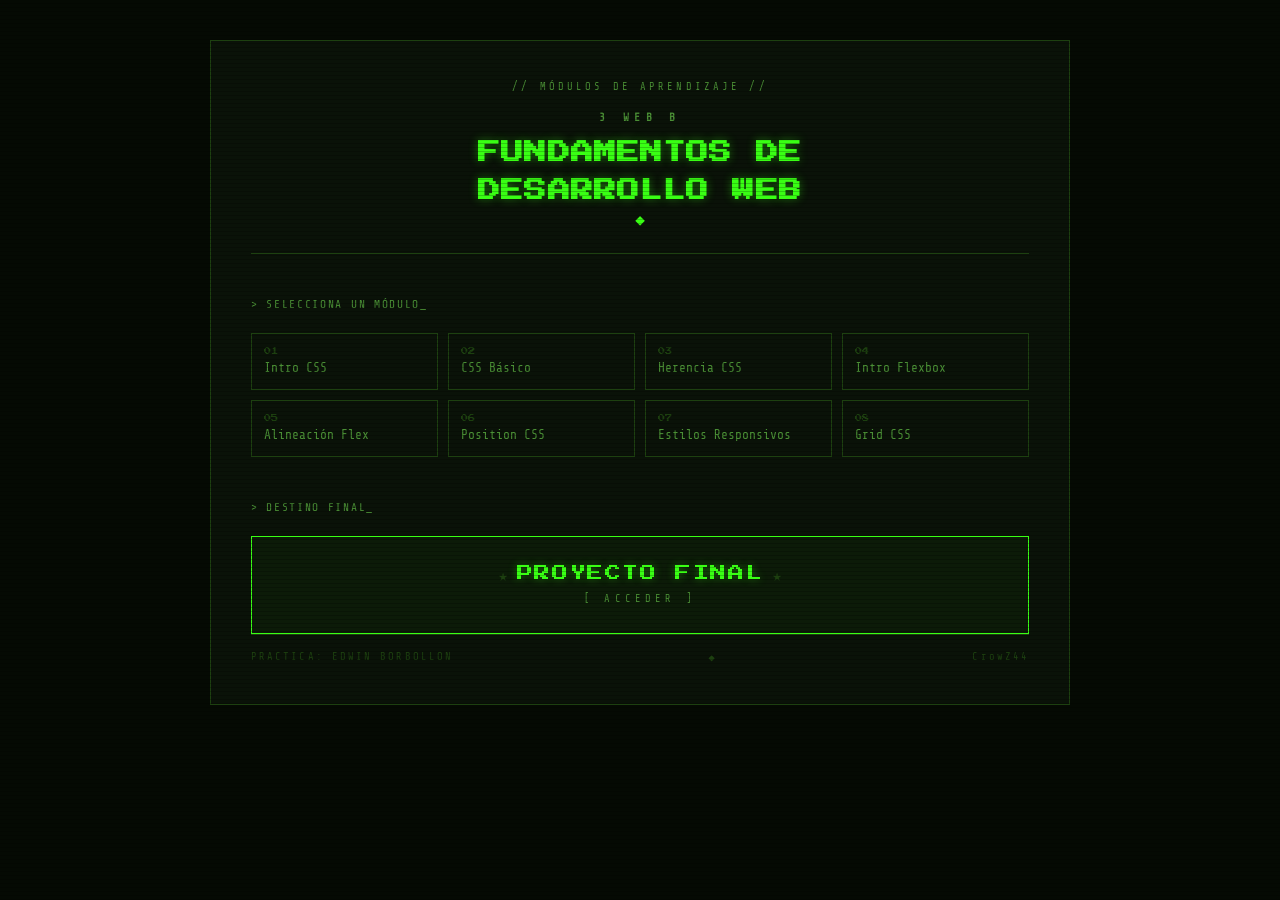
<file: index.html>
<!DOCTYPE html>
<html lang="en">

<head>
    <meta charset="UTF-8">
    <meta name="viewport" content="width=device-width, initial-scale=1.0">
    <title>Pagina Inicio</title>
    <link rel="stylesheet" href="styles.css">
    <link rel="preconnect" href="https://fonts.googleapis.com">
    <link rel="preconnect" href="https://fonts.gstatic.com" crossorigin>
    <link href="https://fonts.googleapis.com/css2?family=Share+Tech+Mono&family=Press+Start+2P&display=swap" rel="stylesheet">
</head>

<body>

    <div class="scanlines"></div>

    <div class="container">

        <header class="header">
            <div class="header-label">// MÓDULOS DE APRENDIZAJE //</div>
            <h2 class="subtitle">3 WEB B</h2>
            <h1 class="title">FUNDAMENTOS DE<br>DESARROLLO WEB</h1>
            <div class="divider">
                <span></span><span class="diamond">◆</span><span></span>
            </div>
        </header>

        <main>
            <p class="section-label">&gt; SELECCIONA UN MÓDULO_</p>

            <div class="btn-grid">
                <a href="./01-INTRO-CSS/index-01.html" class="btn">
                    <span class="btn-num">01</span>
                    <span class="btn-text">Intro CSS</span>
                </a>
                <a href="./02-propiedades-css/index-02.html" class="btn">
                    <span class="btn-num">02</span>
                    <span class="btn-text">CSS Básico</span>
                </a>
                <a href="./03-Herencia-CSS/index-03.html" class="btn">
                    <span class="btn-num">03</span>
                    <span class="btn-text">Herencia CSS</span>
                </a>
                <a href="./04-intro-flexbox/index04.html" class="btn">
                    <span class="btn-num">04</span>
                    <span class="btn-text">Intro Flexbox</span>
                </a>
                <a href="./05-Alineacion-flex/index05.html" class="btn">
                    <span class="btn-num">05</span>
                    <span class="btn-text">Alineación Flex</span>
                </a>
                <a href="./06-position-css/index06.html" class="btn">
                    <span class="btn-num">06</span>
                    <span class="btn-text">Position CSS</span>
                </a>
                <a href="./07-estilo-responsivo/index07.html" class="btn">
                    <span class="btn-num">07</span>
                    <span class="btn-text">Estilos Responsivos</span>
                </a>
                <a href="./08-grid/index08.html" class="btn">
                    <span class="btn-num">08</span>
                    <span class="btn-text">Grid CSS</span>
                </a>
            </div>

            <div class="final-project-wrapper">
                <p class="section-label">&gt; DESTINO FINAL_</p>
                <a href="./PROYECTO FINAL/index.html" class="btn-final">
                    <span class="btn-final-inner">
                        <span class="btn-final-icon">★</span>
                        <span class="btn-final-text">PROYECTO FINAL</span>
                        <span class="btn-final-icon">★</span>
                    </span>
                    <span class="btn-final-sub">[ ACCEDER ]</span>
                </a>
            </div>
        </main>

        <footer class="footer">
            <span class="footer-left">PRACTICA: EDWIN BORBOLLON</span>
            <span class="footer-center">◆</span>
            <span class="footer-right">CrowZ44</span>
        </footer>

    </div>

</body>
</html>
</file>
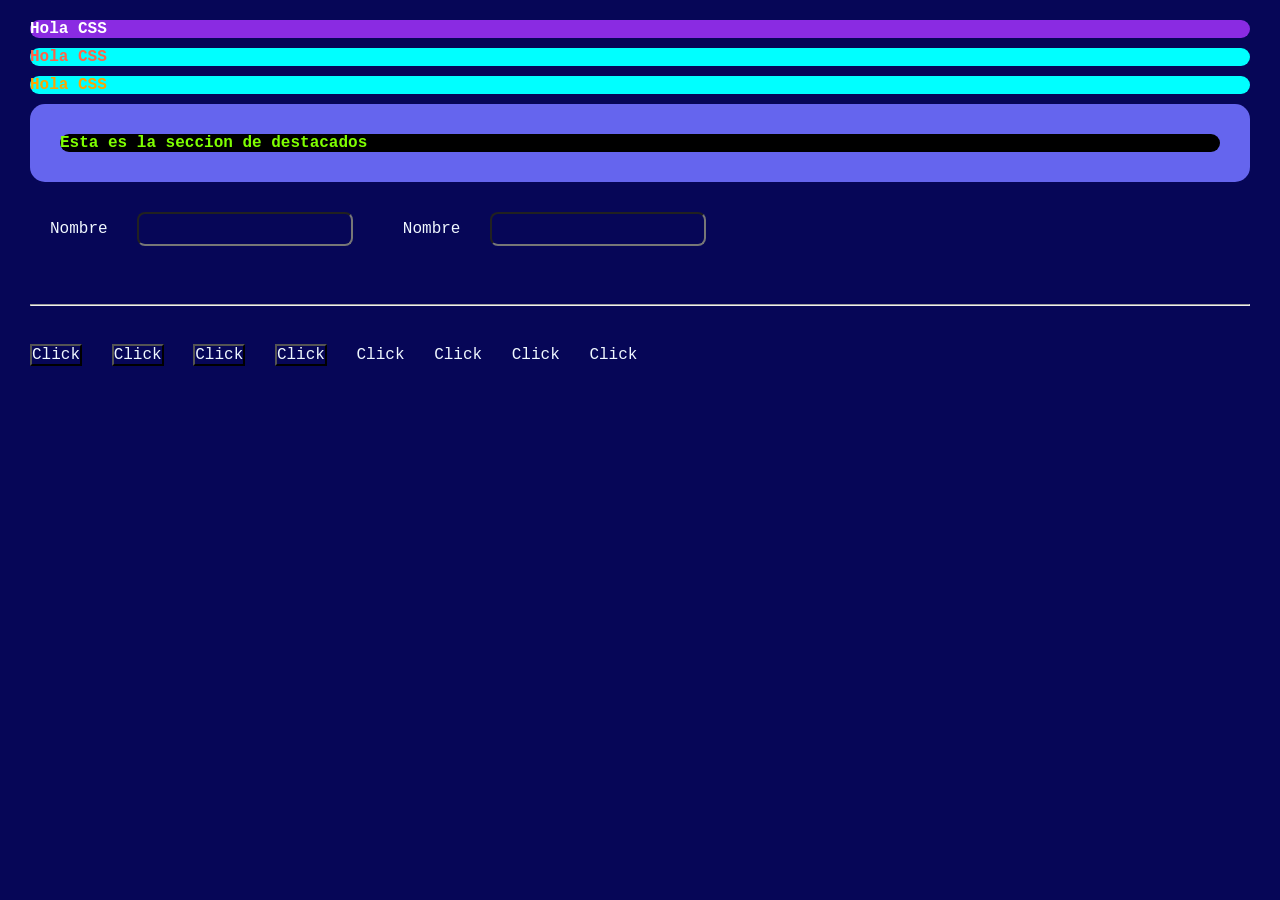
<file: 01-INTRO-CSS/index-01.html>
<!DOCTYPE html>
<html lang="en">
<head>
    <meta charset="UTF-8">
    <meta name="viewport" content="width=device-width, initial-scale=1.0">
    <title>Intro a CSS</title>

    <link rel="stylesheet" href="./css/style.css">
</head>
<body>

    <h1 >Hola CSS</h1>
    <h1 class="bg-aqua color-tomato">Hola CSS</h1>
    <h1 class="bg-aqua color-orange">Hola CSS</h1>
    <section id="destacados">
        <h2>Esta es la seccion de destacados</h2>
    </section>

    <form class="form-registro">
        <div class="datos-persona">
            <label for="">Nombre</label>
            <input type="text" class="input-nombre">
        </div>
        <div class="datos-persona">
            <label for="">Nombre</label>
            <input type="text" class="input-nombre">
        </div>
    </form>
    <br>
    <hr>
    <br>
    <button>Click</button>
    <button>Click</button>
    <button>Click</button>
    <button>Click</button>
    <p>Click</p>
    <p>Click</p>
    <p>Click</p>
    <p>Click</p>
</body>
</html>
</file>
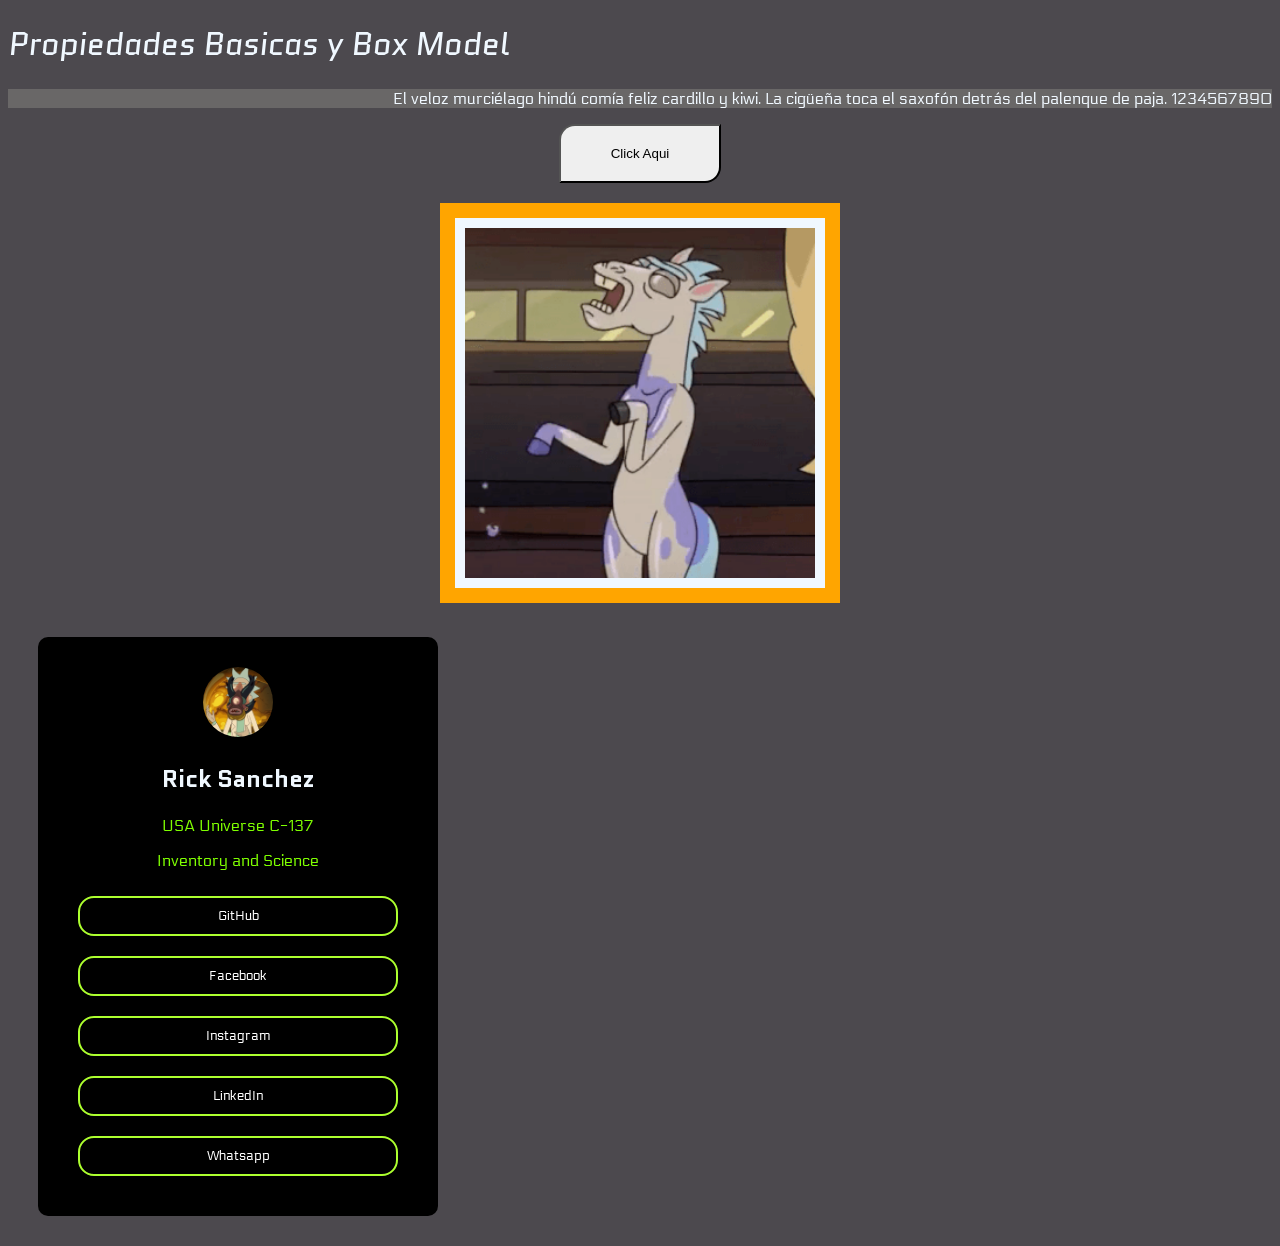
<file: 02-propiedades-css/index-02.html>
<!DOCTYPE html>
<html lang="en">

<head>
    <meta charset="UTF-8">
    <meta name="viewport" content="width=device-width, initial-scale=1.0">
    <title>Propiedades Basicas CSS</title>
    <!--Fuente sacada de google Fonts-->

    <link rel="preconnect" href="https://fonts.googleapis.com">
    <link rel="preconnect" href="https://fonts.gstatic.com" crossorigin>
    <link
        href="https://fonts.googleapis.com/css2?family=Electrolize&family=Quantico:ital,wght@0,400;0,700;1,400;1,700&display=swap"
        rel="stylesheet">

    <link rel="stylesheet" href="./css/style.css">
</head>

<body>
    <h1 class="titulo">Propiedades Basicas y Box Model</h1>

    <p>El veloz murciélago hindú comía feliz cardillo y kiwi. La cigüeña toca el saxofón detrás del palenque de paja.
        1234567890</p>

    <div class="btn-box">
        <button>Click Aqui</button>
    </div>

    <div class="portada" id="portada">
        <img src="./img/735.jpeg" alt="Foal Sanchez">
    </div>

    <!-- Tarjeta -->

    <div class="user-card">
        <div class="user-card-info">
            <img src="./img/641.jpeg" width="70" alt="Sanchez">
            <h2>Rick Sanchez</h2>
            <p>USA Universe C-137</p>
            <p>Inventory and Science</p>
        </div>
        <div class="user-cards-links">
            <a href="..." class="btn-link"><button>GitHub</button></a>
            <a href="..." class="btn-link"><button>Facebook</button></a>
            <a href="..." class="btn-link"><button>Instagram</button></a>
            <a href="..." class="btn-link"><button>LinkedIn</button></a>
            <a href="..." class="btn-link"><button>Whatsapp</button></a>
        </div>
    </div>
</body>

</html>
</file>
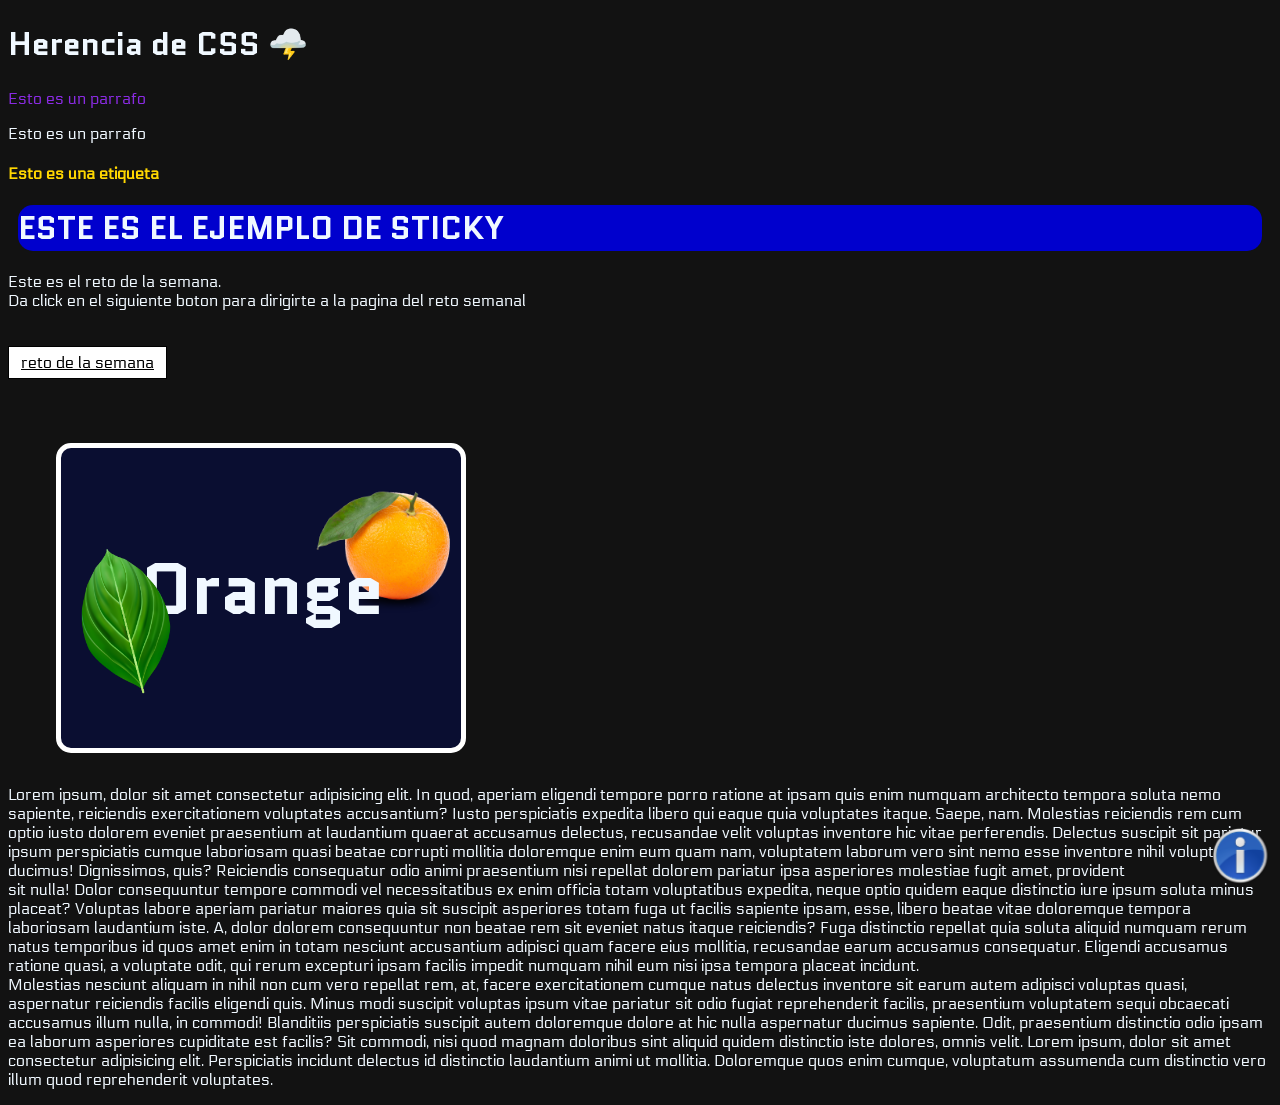
<file: 03-Herencia-CSS/index-03.html>
<!DOCTYPE html>
<html lang="en">

<head>
    <meta charset="UTF-8">
    <meta name="viewport" content="width=device-width, initial-scale=1.0">
    <title>03 Herencia CSS</title>
    <link rel="stylesheet" href="./css/style.css">
    <link rel="preconnect" href="https://fonts.googleapis.com">
    <link rel="preconnect" href="https://fonts.gstatic.com" crossorigin>
    <link
        href="https://fonts.googleapis.com/css2?family=Electrolize&family=Quantico:ital,wght@0,400;0,700;1,400;1,700&display=swap"
        rel="stylesheet">
</head>

<body>
    <h1>Herencia de CSS 🌩️</h1>
    <p id="miParrafo" class="parr">Esto es un parrafo</p>
    <p>Esto es un parrafo</p>
    <h4>Esto es una etiqueta</h4>
    <div class="stik" id="a">
        <h1>ESTE ES EL EJEMPLO DE STICKY</h1>
    </div>
    <p>Este es el reto de la semana.
        <br> Da click en el siguiente boton para dirigirte a la pagina del reto semanal
    </p>
    <a href="./reto/reto03.html" class="btn">reto de la semana</a>

    <div class="parent">
        <img class="orange" src="./img/orange.png" alt="" width="150px">
        <h1>Orange</h1>

        <img class="leaf" src="./img/leaf.png" alt="" width="90px">
    </div>
    <p>Lorem ipsum, dolor sit amet consectetur adipisicing elit.
        In quod, aperiam eligendi tempore porro ratione at ipsam quis enim numquam architecto
        tempora soluta nemo sapiente, reiciendis exercitationem voluptates accusantium?
        Iusto perspiciatis expedita libero qui eaque quia voluptates itaque. Saepe, nam.
        Molestias reiciendis rem cum optio iusto dolorem eveniet praesentium at laudantium
        quaerat accusamus delectus, recusandae velit voluptas inventore hic vitae perferendis.
        Delectus suscipit sit pariatur ipsum perspiciatis cumque laboriosam quasi beatae corrupti
        mollitia doloremque enim eum quam nam, voluptatem laborum vero sint nemo esse inventore
        nihil voluptatum ducimus! Dignissimos, quis? Reiciendis consequatur odio animi praesentium
        nisi repellat dolorem pariatur ipsa asperiores molestiae fugit amet, provident <br>
        sit nulla! Dolor consequuntur tempore commodi vel necessitatibus ex enim officia totam
        voluptatibus expedita, neque optio quidem eaque distinctio iure ipsum soluta minus placeat?
        Voluptas labore aperiam pariatur maiores quia sit suscipit asperiores totam fuga ut facilis
        sapiente ipsam, esse, libero beatae vitae doloremque tempora laboriosam laudantium iste.
        A, dolor dolorem consequuntur non beatae rem sit eveniet natus itaque reiciendis?
        Fuga distinctio repellat quia soluta aliquid numquam rerum natus temporibus id quos amet
        enim in totam nesciunt accusantium adipisci quam facere eius mollitia, recusandae earum
        accusamus consequatur. Eligendi accusamus ratione quasi, a voluptate odit, qui rerum
        excepturi ipsam facilis impedit numquam nihil eum nisi ipsa tempora placeat incidunt. <br>
        Molestias nesciunt aliquam in nihil non cum vero repellat rem, at, facere exercitationem
        cumque natus delectus inventore sit earum autem adipisci voluptas quasi, aspernatur
        reiciendis facilis eligendi quis. Minus modi suscipit voluptas ipsum vitae pariatur sit
        odio fugiat reprehenderit facilis, praesentium voluptatem sequi obcaecati accusamus
        illum nulla, in commodi! Blanditiis perspiciatis suscipit autem doloremque dolore at hic
        nulla aspernatur ducimus sapiente. Odit, praesentium distinctio odio ipsam ea laborum
        asperiores cupiditate est facilis? Sit commodi, nisi quod magnam doloribus sint aliquid
        quidem distinctio iste dolores, omnis velit.
        Lorem ipsum, dolor sit amet consectetur adipisicing elit. Perspiciatis incidunt delectus id distinctio
        laudantium animi ut mollitia. Doloremque quos enim cumque, voluptatum assumenda cum distinctio vero illum quod
        reprehenderit voluptates.</p>

    <div class="parent2">
        <img src="./img/help.png" alt="" width="60">
    </div>

</body>

</html>
</file>
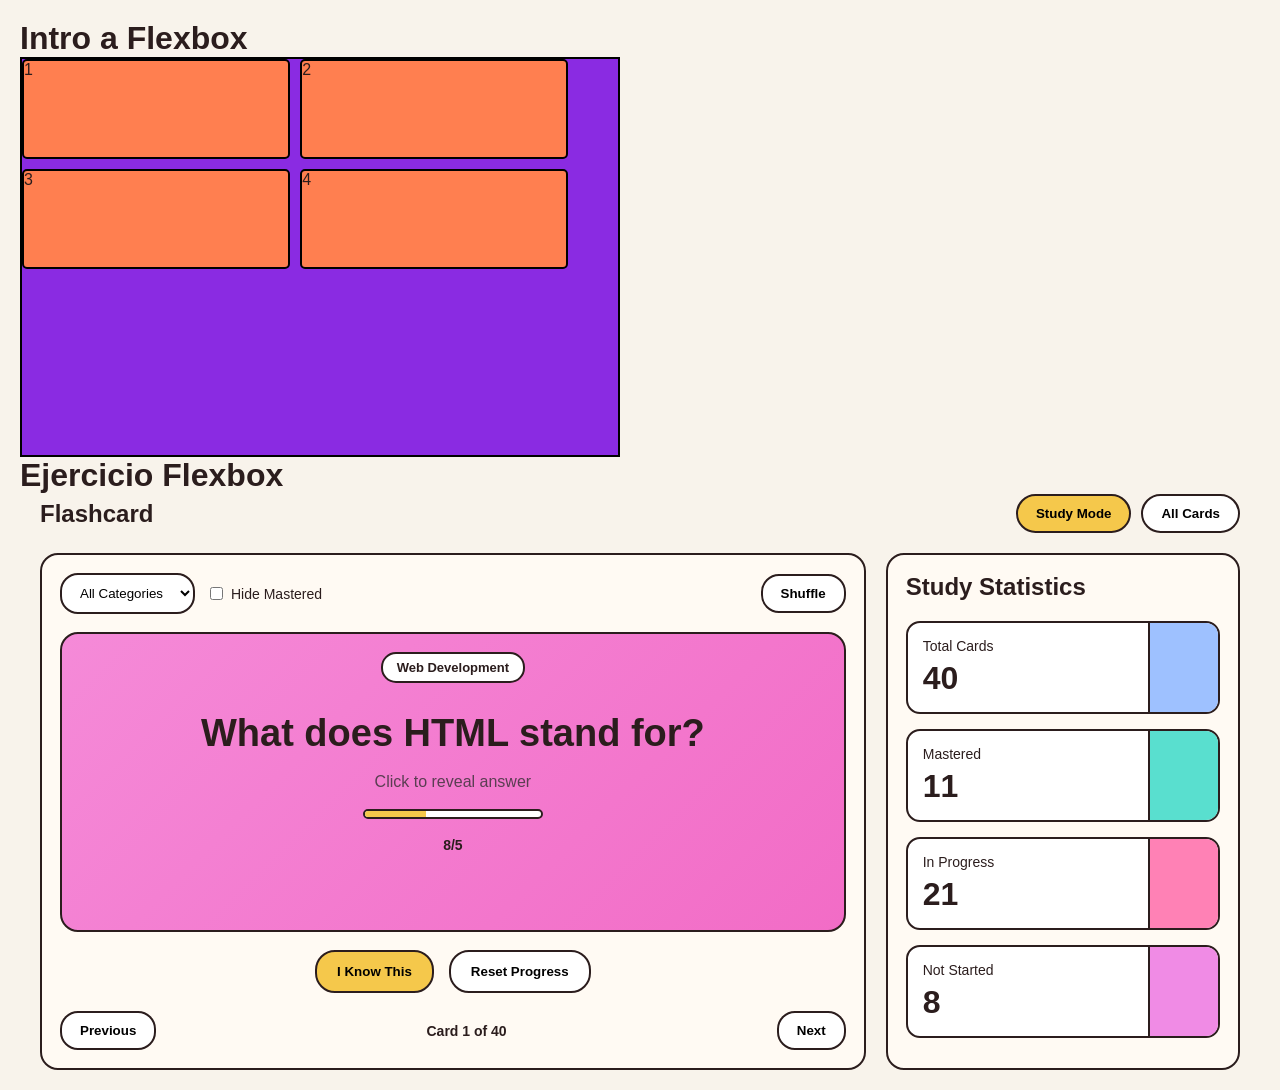
<file: 04-intro-flexbox/index04.html>
<!DOCTYPE html>
<html lang="en">

<head>
    <meta charset="UTF-8">
    <meta name="viewport" content="width=device-width, initial-scale=1.0">
    <title>Intro a Flexbox</title>
    <link rel="stylesheet" href="./css/style.css">
</head>

<body>
    <h1>Intro a Flexbox </h1>

    <div class="container">
        <div class="box">1</div>
        <div class="box">2</div>
        <div class="box">3</div>
        <div class="box">4</div>
    </div>

    <h1>Ejercicio Flexbox</h1>

    <div class="page">

        <header>
            <div class="logo">Flashcard</div>

            <div class="botones">
                <button class="active">Study Mode</button>
                <button>All Cards</button>
            </div>
        </header>

        <main>
            <section class="main-content">
                <div class="top-controls">
                    <div class="left-controls">
                        <select>
                            <option>All Categories</option>
                            <option>HTML</option>
                            <option>CSS</option>
                            <option>JavaScript</option>
                        </select>

                        <label class="check-mastered">
                            <input type="checkbox">
                            Hide Mastered
                        </label>
                    </div>

                    <button class="shuffle-btn">Shuffle</button>
                </div>

                <div class="flashcard">
                    <span class="tag">Web Development</span>
                    <h2>What does HTML stand for?</h2>
                    <p>Click to reveal answer</p>

                    <div class="progress-bar">
                        <div class="progress"></div>
                    </div>

                    <span class="counter">8/5</span>
                </div>

                <div class="card-actions">
                    <button class="know-btn">I Know This</button>
                    <button class="reset-btn">Reset Progress</button>
                </div>

                <div class="navigation">
                    <button>Previous</button>
                    <span>Card 1 of 40</span>
                    <button>Next</button>
                </div>
            </section>

            <aside class="statistics">
                <h3>Study Statistics</h3>

                <div class="stat-card">
                    <div class="stat-info">
                        <p>Total Cards</p>
                        <h2>40</h2>
                    </div>
                    <div class="stat-icon blue"></div>
                </div>

                <div class="stat-card">
                    <div class="stat-info">
                        <p>Mastered</p>
                        <h2>11</h2>
                    </div>
                    <div class="stat-icon green"></div>
                </div>

                <div class="stat-card">
                    <div class="stat-info">
                        <p>In Progress</p>
                        <h2>21</h2>
                    </div>
                    <div class="stat-icon pink"></div>
                </div>

                <div class="stat-card">
                    <div class="stat-info">
                        <p>Not Started</p>
                        <h2>8</h2>
                    </div>
                    <div class="stat-icon purple"></div>
                </div>
            </aside>
        </main>

    </div>
</body>

</html>
</file>
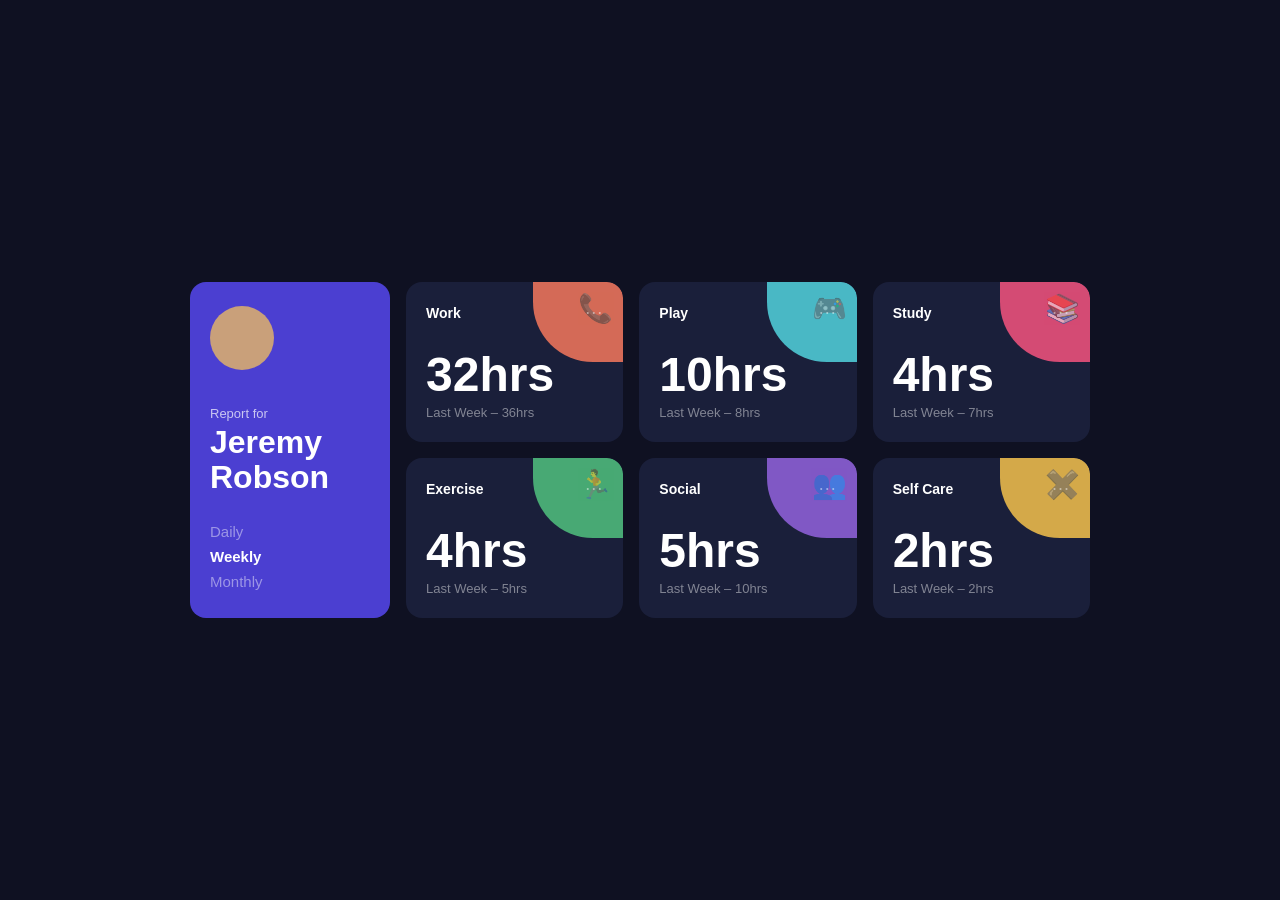
<file: 07-estilo-responsivo/index07.html>
<!doctype html>
<html lang="en">

<head>
    <meta charset="UTF-8" />
    <meta name="viewport" content="width=device-width, initial-scale=1.0" />
    <title>Estilos Responsivos</title>
    <link rel="preconnect" href="https://fonts.googleapis.com" />
    <link rel="preconnect" href="https://fonts.gstatic.com" crossorigin />
    <link href="https://fonts.googleapis.com/css2?family=Chicle&family=Pirata+One&family=Rubik+Glitch&display=swap"
        rel="stylesheet" />
    <link rel="stylesheet" href="style.css" />
</head>

<body>
    <div class="dashboard">
        <!-- Sidebar / Profile -->
        <div class="dashboard__sidebar">
            <div class="card card--profile">
                <div class="profile__avatar"></div>
                <p class="profile__label">Report for</p>
                <h1 class="profile__name">Jeremy Robson</h1>
                <ul class="profile__nav">
                    <li class="profile__nav-item">Daily</li>
                    <li class="profile__nav-item profile__nav-item--active">Weekly</li>
                    <li class="profile__nav-item">Monthly</li>
                </ul>
            </div>
        </div>

        <!-- Stats grid -->
        <div class="dashboard__grid">
            <!-- Work -->
            <div class="card card--stat card--work">
                <div class="card__accent"></div>
                <span class="card__accent-icon">📞</span>
                <div class="card__header">
                    <span class="card__title">Work</span>
                    <span class="card__menu">···</span>
                </div>
                <p class="card__value">32hrs</p>
                <p class="card__sub">Last Week – 36hrs</p>
            </div>

            <!-- Play -->
            <div class="card card--stat card--play">
                <div class="card__accent"></div>
                <span class="card__accent-icon">🎮</span>
                <div class="card__header">
                    <span class="card__title">Play</span>
                    <span class="card__menu">···</span>
                </div>
                <p class="card__value">10hrs</p>
                <p class="card__sub">Last Week – 8hrs</p>
            </div>

            <!-- Study -->
            <div class="card card--stat card--study">
                <div class="card__accent"></div>
                <span class="card__accent-icon">📚</span>
                <div class="card__header">
                    <span class="card__title">Study</span>
                    <span class="card__menu">···</span>
                </div>
                <p class="card__value">4hrs</p>
                <p class="card__sub">Last Week – 7hrs</p>
            </div>

            <!-- Exercise -->
            <div class="card card--stat card--exercise">
                <div class="card__accent"></div>
                <span class="card__accent-icon">🏃</span>
                <div class="card__header">
                    <span class="card__title">Exercise</span>
                    <span class="card__menu">···</span>
                </div>
                <p class="card__value">4hrs</p>
                <p class="card__sub">Last Week – 5hrs</p>
            </div>

            <!-- Social -->
            <div class="card card--stat card--social">
                <div class="card__accent"></div>
                <span class="card__accent-icon">👥</span>
                <div class="card__header">
                    <span class="card__title">Social</span>
                    <span class="card__menu">···</span>
                </div>
                <p class="card__value">5hrs</p>
                <p class="card__sub">Last Week – 10hrs</p>
            </div>

            <!-- Self Care -->
            <div class="card card--stat card--selfcare">
                <div class="card__accent"></div>
                <span class="card__accent-icon">✖️</span>
                <div class="card__header">
                    <span class="card__title">Self Care</span>
                    <span class="card__menu">···</span>
                </div>
                <p class="card__value">2hrs</p>
                <p class="card__sub">Last Week – 2hrs</p>
            </div>
        </div>
    </div>

    <!-- Ejemplo estructura para media queries -->

    <!-- <div class="container">
    <h1>Media Queries 🚀</h1>
    </div> -->
</body>

</html>
</file>
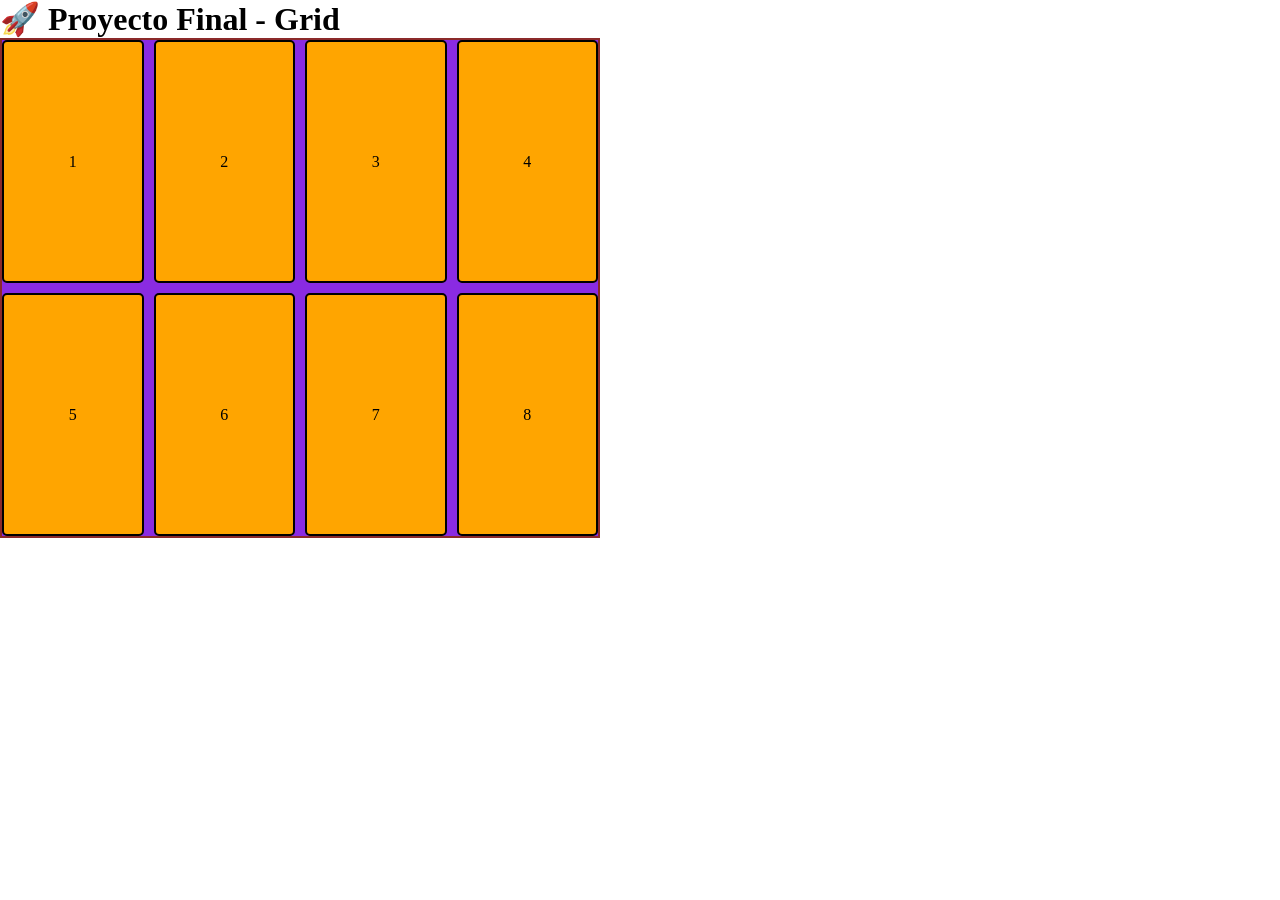
<file: 08-grid/index08.html>
<!DOCTYPE html>
<html lang="en">

<head>
    <meta charset="UTF-8">
    <meta name="viewport" content="width=device-width, initial-scale=1.0">
    <title>Proyecto Final - Grid</title>
    <link rel="stylesheet" href="style.css">
</head>

<body>

    <h1>🚀 Proyecto Final - Grid</h1>

    <div class="container">
        <div class="box">1</div>
        <div class="box">2</div>
        <div class="box">3</div>
        <div class="box">4</div>
        <div class="box">5</div>
        <div class="box seis">6</div>
        <div class="box siete">7</div>
        <div class="box siete">8</div>
    </div>

</body>

</html>
</file>
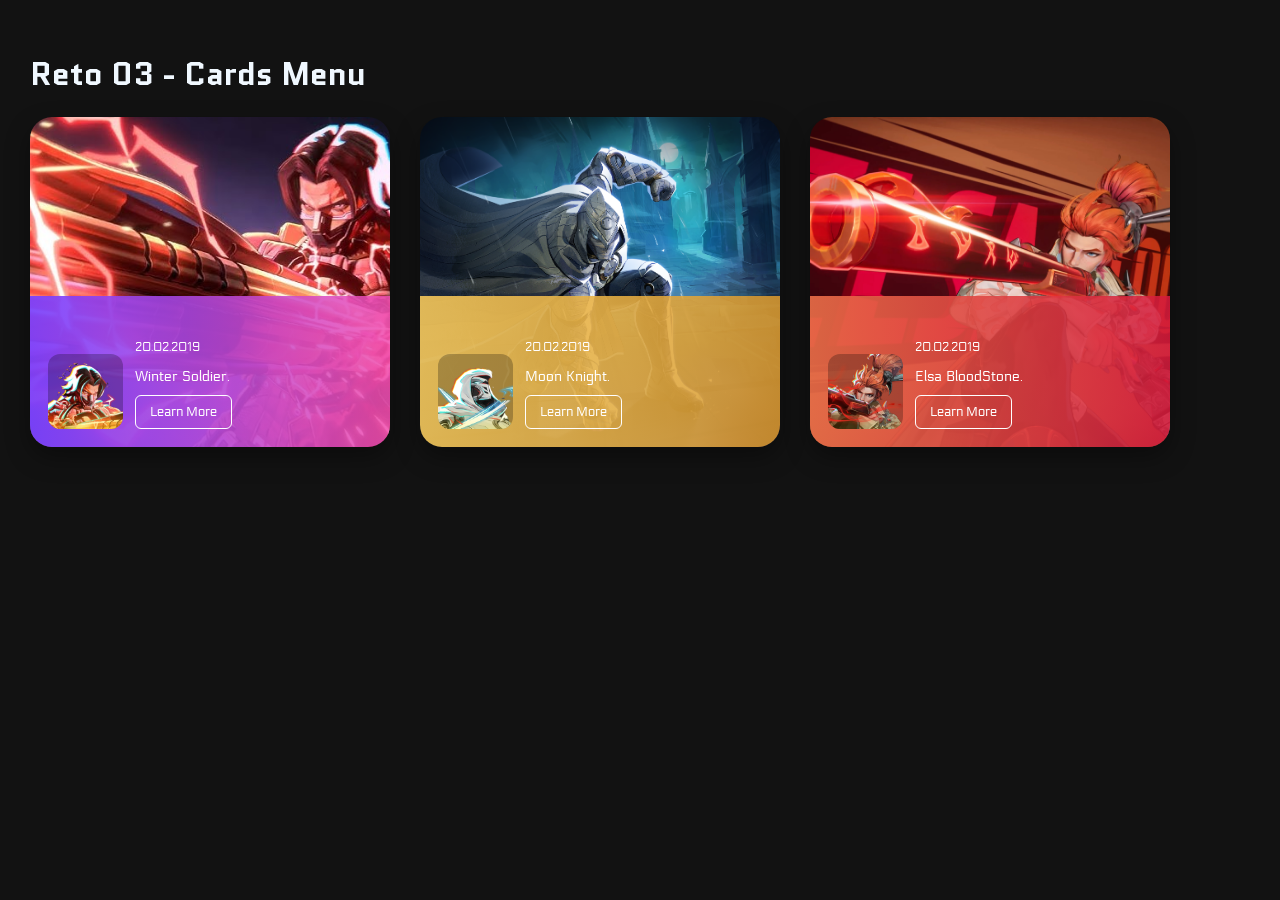
<file: 03-Herencia-CSS/reto/reto03.html>
<!DOCTYPE html>
<html lang="en">

<head>
    <meta charset="UTF-8">
    <meta name="viewport" content="width=device-width, initial-scale=1.0">
    <title>Document</title>
    <link rel="stylesheet" href="./styleR.css">
    <link rel="preconnect" href="https://fonts.googleapis.com">
    <link rel="preconnect" href="https://fonts.gstatic.com" crossorigin>
    <link
        href="https://fonts.googleapis.com/css2?family=Electrolize&family=Quantico:ital,wght@0,400;0,700;1,400;1,700&display=swap"
        rel="stylesheet">
    <link rel="Icon" href="./imgR/rivals.jpg">
</head>

<body>
    <h1>Reto 03 - Cards Menu</h1>

    <div class="cards-menu">
        <!-- Card 1 -->
        <div class="card">
            <img class="card-bg" src="./imgR/buckyW.jpg" alt="Card1">

            <div class="overlay purple">
                <img class="card-icon" src="./imgR/bucky.png" alt="Icon1">

                <div class="card-content">
                    <p class="card-date">20.02.2019</p>
                    <p class="card-text">
                        Winter Soldier.
                    </p>
                    <a class="card-btn" href="#">Learn More</a>
                </div>
            </div>
        </div>

        <!-- Card 2 -->
        <div class="card">
            <img class="card-bg" src="./imgR/moonKnightW.png" alt="Card2">

            <div class="overlay gold">
                <img class="card-icon" src="./imgR/moonknight.png" alt="Icon2">

                <div class="card-content">
                    <p class="card-date">20.02.2019</p>
                    <p class="card-text">
                        Moon Knight.
                    </p>
                    <a class="card-btn" href="#">Learn More</a>
                </div>
            </div>
        </div>
        <!-- Card 3 -->
        <div class="card">
            <img class="card-bg" src="./imgR/elsaW.jpg" alt="Card3">

            <div class="overlay red">
                <img class="card-icon" src="./imgR/elsaB.png" alt="Icon3">

                <div class="card-content">
                    <p class="card-date">20.02.2019</p>
                    <p class="card-text">
                        Elsa BloodStone.
                    </p>
                    <a class="card-btn" href="#">Learn More</a>
                </div>
            </div>
        </div>

    </div>
</body>

</html>
</file>
<file: styles.css>
/* --- BOX-SIZING (hereda a todos los elementos) --- */
* {
    box-sizing: border-box;
    margin: 0;
    padding: 0;
}

/* --- HERENCIA: color y fuente se heredan desde body --- */
body {
    font-family: 'Share Tech Mono', monospace;
    color: #39ff14;
    background-color: #050a03;
    min-height: 100vh;
    padding: 40px 20px;
}

/* --- SELECTORES: elemento --- */
h1 {
    font-family: 'Press Start 2P', monospace;
    font-size: clamp(0.9rem, 2.5vw, 1.4rem);
    line-height: 1.7;
    letter-spacing: 0.05em;
    text-shadow: 0 0 10px #39ff1466;
}

h2 {
    font-size: 0.7rem;
    letter-spacing: 0.5em;
    color: #4a8f35;
    margin-bottom: 10px;
}

p {
    font-size: 0.7rem;
    letter-spacing: 0.15em;
    color: #4a8f35;
    margin-bottom: 14px;
}

footer {
    font-size: 0.65rem;
    color: #1d4010;
    letter-spacing: 0.2em;
    padding-top: 16px;
    border-top: 1px solid #1d4010;
    display: flex;
    justify-content: space-between;
}

/* --- POSITION FIXED: scanlines flotando sobre todo --- */
.scanlines {
    position: fixed;
    top: 0;
    left: 0;
    width: 100%;
    height: 100%;
    background: repeating-linear-gradient(
        to bottom,
        transparent 0px,
        transparent 3px,
        rgba(0, 0, 0, 0.2) 3px,
        rgba(0, 0, 0, 0.2) 4px
    );
    pointer-events: none;
    z-index: 100;
}

/* --- BOX MODEL: contenedor principal --- */
.container {
    max-width: 860px;
    margin: 0 auto;
    padding: 40px;
    border: 1px solid #1d4010;
    background-color: #0a1208;
}

/* --- FLEXBOX: encabezado centrado --- */
.header {
    display: flex;
    flex-direction: column;
    align-items: center;
    text-align: center;
    margin-bottom: 36px;
    padding-bottom: 24px;
    border-bottom: 1px solid #1d4010;
}

.header-label {
    font-size: 0.65rem;
    color: #4a8f35;
    letter-spacing: 0.3em;
    margin-bottom: 18px;
}

/* --- POSITION STICKY: el label queda fijo al hacer scroll --- */
.section-label {
    position: sticky;
    top: 0;
    background-color: #0a1208;
    z-index: 10;
    padding: 8px 0;
}

/* --- FLEXBOX: grid de módulos con wrap --- */
.btn-grid {
    display: flex;
    flex-wrap: wrap;
    gap: 10px;
    margin-bottom: 36px;
}

/* --- BOX MODEL + HOVER en selector de clase --- */
.btn {
    flex: 1 1 180px;
    display: flex;
    flex-direction: column;
    gap: 6px;
    padding: 14px 12px;
    border: 1px solid #1d4010;
    text-decoration: none;
    background-color: transparent;
    transition: background-color 0.15s, border-color 0.15s;
}

.btn:hover {
    background-color: rgba(57, 255, 20, 0.05);
    border-color: #2a6018;
}

/* --- SELECTORES: descendiente --- */
.btn .btn-num {
    font-family: 'Press Start 2P', monospace;
    font-size: 0.45rem;
    color: #1d4010;
    transition: color 0.15s;
}

.btn .btn-text {
    font-size: 0.8rem;
    color: #4a8f35;
    transition: color 0.15s;
}

/* --- ESPECIFICIDAD: .btn:hover .btn-num gana sobre .btn .btn-num --- */
.btn:hover .btn-num  { color: #ffb300; }
.btn:hover .btn-text { color: #39ff14; }

/* --- CLASE ESPECÍFICA: botón final --- */
.btn-final {
    display: flex;
    flex-direction: column;
    align-items: center;
    justify-content: center;
    gap: 8px;
    width: 100%;
    padding: 28px 20px;
    border: 1px solid #39ff14;
    background-color: rgba(57, 255, 20, 0.04);
    text-decoration: none;
    transition: background-color 0.2s, box-shadow 0.2s;
}

.btn-final:hover {
    background-color: rgba(57, 255, 20, 0.09);
    box-shadow: 0 0 20px rgba(57, 255, 20, 0.15);
}

.btn-final-row {
    display: flex;
    align-items: center;
    gap: 16px;
}

.btn-final-icon {
    font-size: 1rem;
    color: #1d4010;
    transition: color 0.2s;
}

.btn-final:hover .btn-final-icon { color: #ffb300; }

.btn-final-text {
    font-family: 'Press Start 2P', monospace;
    font-size: clamp(0.75rem, 2vw, 1rem);
    color: #39ff14;
    letter-spacing: 0.1em;
    text-shadow: 0 0 8px #39ff1466;
}

.btn-final-sub {
    font-size: 0.65rem;
    color: #4a8f35;
    letter-spacing: 0.4em;
}

/* --- MEDIA QUERIES: diseño responsivo --- */
@media (max-width: 600px) {
    .container {
        padding: 24px 16px;
    }

    .btn-grid {
        flex-direction: column;
    }

    h1 {
        font-size: 0.8rem;
    }

    footer {
        flex-direction: column;
        gap: 4px;
        text-align: center;
    }
}
</file>
<file: 01-INTRO-CSS/css/style.css>
*{
    margin: 10px;
    padding: 0;
    font-size: 16px;
    font-family: 'Courier New', Courier, monospace;
    background-color: rgb(6, 6, 87);
    color: aliceblue;

}

h1{
    color: rgb(255, 255, 255);
    background-color: blueviolet;
    border-radius: 30px;
}
h2{
    color: chartreuse;
    border-radius: 15px;
    background-color: black;
}
p{
    display: inline;

}
button{
    display: inline-block;
}
button:hover{
    background-color: blueviolet;
    color: #fff;
    border: none;
    padding: 8px;
    border-radius: 9px;
    transition-duration: .3s;

}
.bg-aqua{
    background-color: aqua;
}
.color-tomato{
    color: tomato;
}
.color-orange{
    color: orange;
}
#destacados{
    background-color: rgb(101, 101, 238);
    border: 2px;
    padding: 20px;
    border-radius: 15px;
}
.form-registro .datos-persona {
    display: inline-block;
}
.form-registro .datos-persona .input-nombre{
    padding: 6px;
    border-radius: 8px;
    
}
.form-registro .datos-persona .input-nombre:focus{
    color: black;
    background-color: aquamarine;

}
</file>
<file: 02-propiedades-css/css/style.css>
* {
    margin: 10;
    padding: 0;
    box-sizing: border-box;
}

body {
    background-color: rgb(76, 73, 78);
    color: aliceblue;
}

.titulo {
    font-family: "Quantico", sans-serif;
    font-size: 2rem;
    font-weight: 100;
    font-style: oblique;
}

p {
    text-align: right;
    background-color: rgb(105, 103, 103);
    font-family: "Electrolize", sans-serif;

}

.btn-box {
    text-align: center;
    font-family: "Electrolize", sans-serif;
}

button {
    text-align: center;
    padding: 20px 50px;
    border-radius: 1rem 0 1rem 0;
}

button:hover {
    background-color: rgb(226, 183, 43);
    color: #fff;
    border-radius: 9px;
    transition-duration: .3s;

}

#portada {
    text-align: center;
    margin-top: 20px;
}

#portada img {
    border: 15px solid orange;
    padding: 10px;
    background-color: aliceblue;
    width: 400px;
}

/*Card Styles*/
.user-card {
    margin: 30px;
    width: 400px;
    background-color: black;
    border-radius: 10px;
    text-align: center;
    padding: 30px;
}

.user-card h2 {
    font-family: "Quantico", sans-serif;
}

.user-card p {
    text-align: center;
    color: chartreuse;
    background-color: transparent;
}

.user-card img {
    border-radius: 50%;
}

.user-card button:hover {
    background-color: rgb(122, 204, 0);
    transition-duration: 0.1s;
    color: darkolivegreen;
}

.user-cards-links {
    display: flex;
    flex-direction: column;
    align-items: center;
}

.btn-link {
    width: 100%;
    max-width: 320px;
    margin: 10px 0;
}

.user-card button {
    width: 100%;
    padding: 10px 0;
    border-radius: 1rem;
    background-color: black;
    font-family: "Electrolize", sans-serif;
    color: #fff;
    border: 2px solid greenyellow;
}
</file>
<file: 03-Herencia-CSS/css/style.css>
body {
    background-color: #121212;
    color: aliceblue;
    font-family: "Electrolize", sans-serif;

}

#a {
    z-index: 1;
}

.btn {
    display: inline-block;
    margin-top: 20px;
    margin-right: 10px;
    padding: 6px 12px;
    background-color: white;
    border: 1px solid black;
    color: black;
}

h1 {
    font-family: "Quantico", sans-serif;
}

h4 {
    color: gold;
}

#miParrafo {
    color: blueviolet;
}

.p {
    color: chocolate;
}


.stik {
    background-color: mediumblue;
    border-radius: 15px;
    position: sticky;
    top: 0;
    margin: 10px;
}

/*Ejemplo Position */
.parent {
    background-color: rgb(10, 14, 49);
    width: 400px;
    height: 300px;
    top: 1rem;
    margin: 3rem;
    border: 5px solid white;
    border-radius: 15px;
    position: relative;
}

.parent h1 {
    position: absolute;
    font-size: 4.5rem;
    left: 20%;
    bottom: 20%;
}

.parent img {
    position: absolute;
}

.orange {

    right: 0;
    top: 7%;
}

.leaf {
    bottom: 18%;
    left: 5%;
}

.parent2 {
    position: fixed;
    right: 10px;
    bottom: 10px;
}
</file>
<file: 04-intro-flexbox/css/style.css>
* {
    margin: 0;
    padding: 0;
    box-sizing: border-box;
}
body {
    font-family: Arial, sans-serif;
    background-color: #f8f3eb;
    color: #2b1d1d;
    padding: 20px;
}
.page {
    max-width: 1200px;
    margin: 0 auto;
}
.container {
    display: flex;
    flex-direction: row;
    flex-wrap: wrap;
    justify-content: flex-start;
    align-items: flex-start;
    align-content: flex-start;
    gap: 10px;

    background-color: blueviolet;
    border: 2px solid black;
    width: 600px;
    height: 400px;
}
.box{
    width: 45%;
    height: 100px;
    border: 2px solid black;
    background-color: coral;
    border-radius: 5px;

}
/* HEADER */
header {
    display: flex;
    justify-content: space-between;
    align-items: center;
    margin-bottom: 20px;
}

.logo {
    font-size: 24px;
    font-weight: bold;
}

.botones {
    display: flex;
    gap: 10px;
}

.botones button {
    border: 2px solid #2b1d1d;
    background-color: white;
    padding: 10px 18px;
    border-radius: 20px;
    cursor: pointer;
    font-weight: bold;
}

.botones .active {
    background-color: #f5c84b;
}

/* MAIN */
main {
    display: flex;
    gap: 20px;
    align-items: stretch;
}

/* LEFT CONTENT */
.main-content {
    width: 70%;
    background-color: #fffaf3;
    border: 2px solid #2b1d1d;
    border-radius: 18px;
    padding: 18px;
    display: flex;
    flex-direction: column;
    gap: 18px;
}

/* TOP CONTROLS */
.top-controls {
    display: flex;
    justify-content: space-between;
    align-items: center;
    gap: 15px;
    flex-wrap: wrap;
}

.left-controls {
    display: flex;
    align-items: center;
    gap: 15px;
    flex-wrap: wrap;
}

select {
    padding: 10px 14px;
    border: 2px solid #2b1d1d;
    border-radius: 18px;
    background-color: white;
}

.check-mastered {
    display: flex;
    align-items: center;
    gap: 8px;
    font-size: 14px;
}

.shuffle-btn {
    border: 2px solid #2b1d1d;
    background-color: white;
    padding: 10px 18px;
    border-radius: 18px;
    cursor: pointer;
    font-weight: bold;
}

/* FLASHCARD */
.flashcard {
    background: linear-gradient(135deg, #f58ad8, #f26cc6);
    border: 2px solid #2b1d1d;
    border-radius: 18px;
    min-height: 300px;
    display: flex;
    flex-direction: column;
    justify-content: center;
    align-items: center;
    gap: 18px;
    position: relative;
    text-align: center;
    padding: 30px;
}

.tag {
    position: absolute;
    top: 18px;
    background-color: white;
    border: 2px solid #2b1d1d;
    border-radius: 15px;
    padding: 6px 14px;
    font-size: 13px;
    font-weight: bold;
}

.flashcard h2 {
    font-size: 38px;
    max-width: 80%;
}

.flashcard p {
    font-size: 16px;
    color: #5a3e52;
}

.progress-bar {
    width: 180px;
    height: 10px;
    border: 2px solid #2b1d1d;
    border-radius: 10px;
    background-color: white;
    overflow: hidden;
}

.progress {
    width: 35%;
    height: 100%;
    background-color: #f5c84b;
}

.counter {
    font-size: 14px;
    font-weight: bold;
}

/* ACTION BUTTONS */
.card-actions {
    display: flex;
    justify-content: center;
    gap: 15px;
    flex-wrap: wrap;
}

.card-actions button {
    padding: 12px 20px;
    border: 2px solid #2b1d1d;
    border-radius: 20px;
    font-weight: bold;
    cursor: pointer;
}

.know-btn {
    background-color: #f5c84b;
}

.reset-btn {
    background-color: white;
}

/* NAVIGATION */
.navigation {
    display: flex;
    justify-content: space-between;
    align-items: center;
    gap: 15px;
    flex-wrap: wrap;
}

.navigation button {
    border: 2px solid #2b1d1d;
    background-color: white;
    padding: 10px 18px;
    border-radius: 18px;
    cursor: pointer;
    font-weight: bold;
}

.navigation span {
    font-size: 14px;
    font-weight: bold;
}

/* RIGHT PANEL */
.statistics {
    width: 30%;
    background-color: #fffaf3;
    border: 2px solid #2b1d1d;
    border-radius: 18px;
    padding: 18px;
    display: flex;
    flex-direction: column;
    gap: 15px;
}

.statistics h3 {
    font-size: 24px;
    margin-bottom: 5px;
}

.stat-card {
    display: flex;
    justify-content: space-between;
    align-items: stretch;
    border: 2px solid #2b1d1d;
    border-radius: 14px;
    background-color: white;
    overflow: hidden;
    min-height: 90px;
}

.stat-info {
    padding: 15px;
    display: flex;
    flex-direction: column;
    justify-content: center;
}

.stat-info p {
    font-size: 14px;
    margin-bottom: 6px;
}

.stat-info h2 {
    font-size: 32px;
}

.stat-icon {
    width: 70px;
    border-left: 2px solid #2b1d1d;
}

.blue {
    background-color: #9ec1ff;
}

.green {
    background-color: #59dfcf;
}

.pink {
    background-color: #ff81b5;
}

.purple {
    background-color: #f08be5;
}

/* RESPONSIVE */
@media (max-width: 900px) {
    main {
        flex-direction: column;
    }

    .main-content,
    .statistics {
        width: 100%;
    }

    .flashcard h2 {
        font-size: 28px;
        max-width: 100%;
    }
}
</file>
<file: 07-estilo-responsivo/style.css>
/* ── Variables ─────────────────────────────────────── */
:root {
    --color-bg: #0f1122;
    --color-surface: #1a1f3a;
    --color-profile: #4b3fd1;

    --color-work: #e8735a;
    --color-play: #4ec9d4;
    --color-study: #e8507a;
    --color-exercise: #4db87a;
    --color-social: #8b5fd4;
    --color-selfcare: #e8b84b;

    --text-primary: #ffffff;
    --text-muted: rgba(255, 255, 255, 0.45);
    --text-label: rgba(255, 255, 255, 0.6);

    --radius-card: 16px;
    --gap: 16px;

    --font: "Barlow", sans-serif;
}

/* ── Reset ─────────────────────────────────────────── */
*,
*::before,
*::after {
    box-sizing: border-box;
    margin: 0;
    padding: 0;
}

/* ── Base ──────────────────────────────────────────── */
body {
    background: var(--color-bg);
    font-family: var(--font);
    color: var(--text-primary);
    min-height: 100vh;
    display: flex;
    align-items: center;
    justify-content: center;
    padding: 32px;
}

/* ── Layout ────────────────────────────────────────── */
.dashboard {
    display: flex;
    gap: var(--gap);
    max-width: 900px;
    width: 100%;
}

.dashboard__sidebar {
    flex: 0 0 200px;
}

.dashboard__grid {
    flex: 1;
    display: flex;
    flex-wrap: wrap;
    gap: var(--gap);
}

.dashboard__grid .card--stat {
    flex: 1 1 calc(33.333% - var(--gap));
}

/* ── Card base ─────────────────────────────────────── */
.card {
    background: var(--color-surface);
    border-radius: var(--radius-card);
    overflow: hidden;
    position: relative;
}

/* ── Profile card ──────────────────────────────────── */
.card--profile {
    background: var(--color-profile);
    display: flex;
    flex-direction: column;
    padding: 24px 20px 28px;
    height: 100%;
}

.profile__avatar {
    width: 64px;
    height: 64px;
    border-radius: 50%;
    background: #c9a07a;
    overflow: hidden;
    margin-bottom: auto;
    flex-shrink: 0;
}

.profile__avatar img {
    width: 100%;
    height: 100%;
    object-fit: cover;
}

.profile__label {
    font-size: 13px;
    font-weight: 300;
    color: rgba(255, 255, 255, 0.7);
    margin-top: 24px;
    margin-bottom: 4px;
}

.profile__name {
    font-size: 32px;
    font-weight: 700;
    line-height: 1.1;
    margin-bottom: 28px;
}

.profile__nav {
    display: flex;
    flex-direction: column;
    gap: 8px;
    list-style: none;
}

.profile__nav-item {
    font-size: 15px;
    font-weight: 300;
    color: var(--text-muted);
    cursor: pointer;
}

.profile__nav-item--active {
    font-weight: 700;
    color: var(--text-primary);
}

/* ── Stat card ─────────────────────────────────────── */
.card--stat {
    display: flex;
    flex-direction: column;
    padding: 20px 20px 22px;
    min-height: 160px;
}

.card__accent {
    position: absolute;
    top: 0;
    right: 0;
    width: 90px;
    height: 80px;
    border-radius: 0 var(--radius-card) 0 60px;
    opacity: 0.9;
}

.card__accent-icon {
    position: absolute;
    top: 10px;
    right: 10px;
    font-size: 28px;
    opacity: 0.55;
}

.card__header {
    display: flex;
    align-items: center;
    justify-content: space-between;
    position: relative;
    z-index: 1;
    margin-bottom: auto;
}

.card__title {
    font-size: 14px;
    font-weight: 700;
    color: var(--text-primary);
}

.card__menu {
    font-size: 18px;
    color: var(--text-muted);
    cursor: pointer;
    letter-spacing: 1px;
}

.card__value {
    font-size: 48px;
    font-weight: 700;
    line-height: 1;
    margin-bottom: 6px;
}

.card__sub {
    font-size: 13px;
    font-weight: 300;
    color: var(--text-muted);
}

/* ── Accent colors per category ────────────────────── */
.card--work .card__accent {
    background: var(--color-work);
}

.card--play .card__accent {
    background: var(--color-play);
}

.card--study .card__accent {
    background: var(--color-study);
}

.card--exercise .card__accent {
    background: var(--color-exercise);
}

.card--social .card__accent {
    background: var(--color-social);
}

.card--selfcare .card__accent {
    background: var(--color-selfcare);
}

/* Estilos cards website Tablet */
@media screen and (max-width: 815px) {
    .dashboard {
        flex-direction: column;
    }

    .card--profile {
        text-align: center;
        align-items: center;
    }
}

/* Estilos cards website Mobile */
@media screen and (max-width: 575px) {
    .dashboard__grid .card--stat {
        flex: unset;
    }

    .card--stat {
        width: 100%;
    }

    .card__value {
        font-weight: lighter;
    }
}

/* Estilos Desktop */
/* .container {
  display: flex;
  justify-content: center;
  align-items: center;
  height: 100vh;
  background-color: blueviolet;
  color: #fff;
  font-family: "Pirata One", system-ui;
} */

/* Estilos Tablet */
/* @media screen and (max-width: 960px) {
  .container {
    background-color: orange;
    font-family: "Rubik Glitch", system-ui;
  }
} */

/* Estilos Mobile */
/* @media screen and (max-width: 520px) {
  .container {
    background-color: rgb(0, 157, 255);
    font-family: "Chicle", serif;
  }
} */
</file>
<file: 08-grid/style.css>
* {
    margin: 0;
    padding: 0;
    box-sizing: border-box;
}

.container {
    display: grid;
    grid-template-columns: repeat(4, 1fr);
    /* grid-template-rows: 2fr 1fr 1fr; */
    background-color: blueviolet;
    gap: 10px;

    border: 2px solid rgb(140, 42, 42);
    width: 600px;
    height: 500px;
}

.box {
    display: flex;
    justify-content: center;
    align-items: center;
    width: 100%;
    /* height: 100px; */
    background-color: orange;
    border: 2px solid black;
    border-radius: 5px;
}
</file>
<file: 03-Herencia-CSS/reto/styleR.css>
body {
    background-color: #121212;
    color: aliceblue;
    font-family: "Electrolize", sans-serif;
    margin: 0;
    padding: 30px;
}

h1 {
    font-family: "Quantico", sans-serif;
    margin-bottom: 20px;
}

/* Contenedor de tarjetas */

.cards-menu {
    display: flex;
    gap: 30px;
    flex-wrap: wrap;
}

/* Tarjeta */

.card {
    width: 360px;
    height: 330px;
    border-radius: 22px;
    overflow: hidden;
    position: relative;
    box-shadow: 0 10px 25px rgba(0,0,0,.35);
}

/* Imagen fondo */

.card-bg {
    width: 100%;
    height: 100%;
    object-fit: cover;
}

/* Capa inferior */

.overlay {
    position: absolute;
    bottom: 0;
    width: 100%;
    height: 35%;
    padding: 18px;
    display: flex;
    gap: 12px;
    align-items: flex-end;
}

/* Colores */

.purple {
    background: linear-gradient(90deg, rgba(120,64,255,.92), rgba(255,80,170,.85));
}

.gold {
    background: linear-gradient(90deg, rgba(240,196,90,.92), rgba(220,150,40,.85));
}
.red {
    background: linear-gradient(90deg, rgba(231, 108, 71, 0.92), rgba(212, 17, 59, 0.85));
}
/* Icono */

.card-icon {
    width: 75px;
    height: 75px;
    border-radius: 12px;
    object-fit: cover;
    background: rgba(0,0,0,.25);
    padding: 0px;
}

/* Contenido */

.card-content {
    color: white;
}

.card-date {
    font-size: 12px;
    margin-bottom: 6px;
}

.card-text {
    font-size: 14px;
    margin-bottom: 10px;
}

/* Botón */

.card-btn {
    display: inline-block;
    padding: 8px 14px;
    border: 1px solid white;
    border-radius: 6px;
    color: white;
    text-decoration: none;
    font-size: 13px;
}

.card-btn:hover {
    background: rgba(255,255,255,.12);
}
</file>
